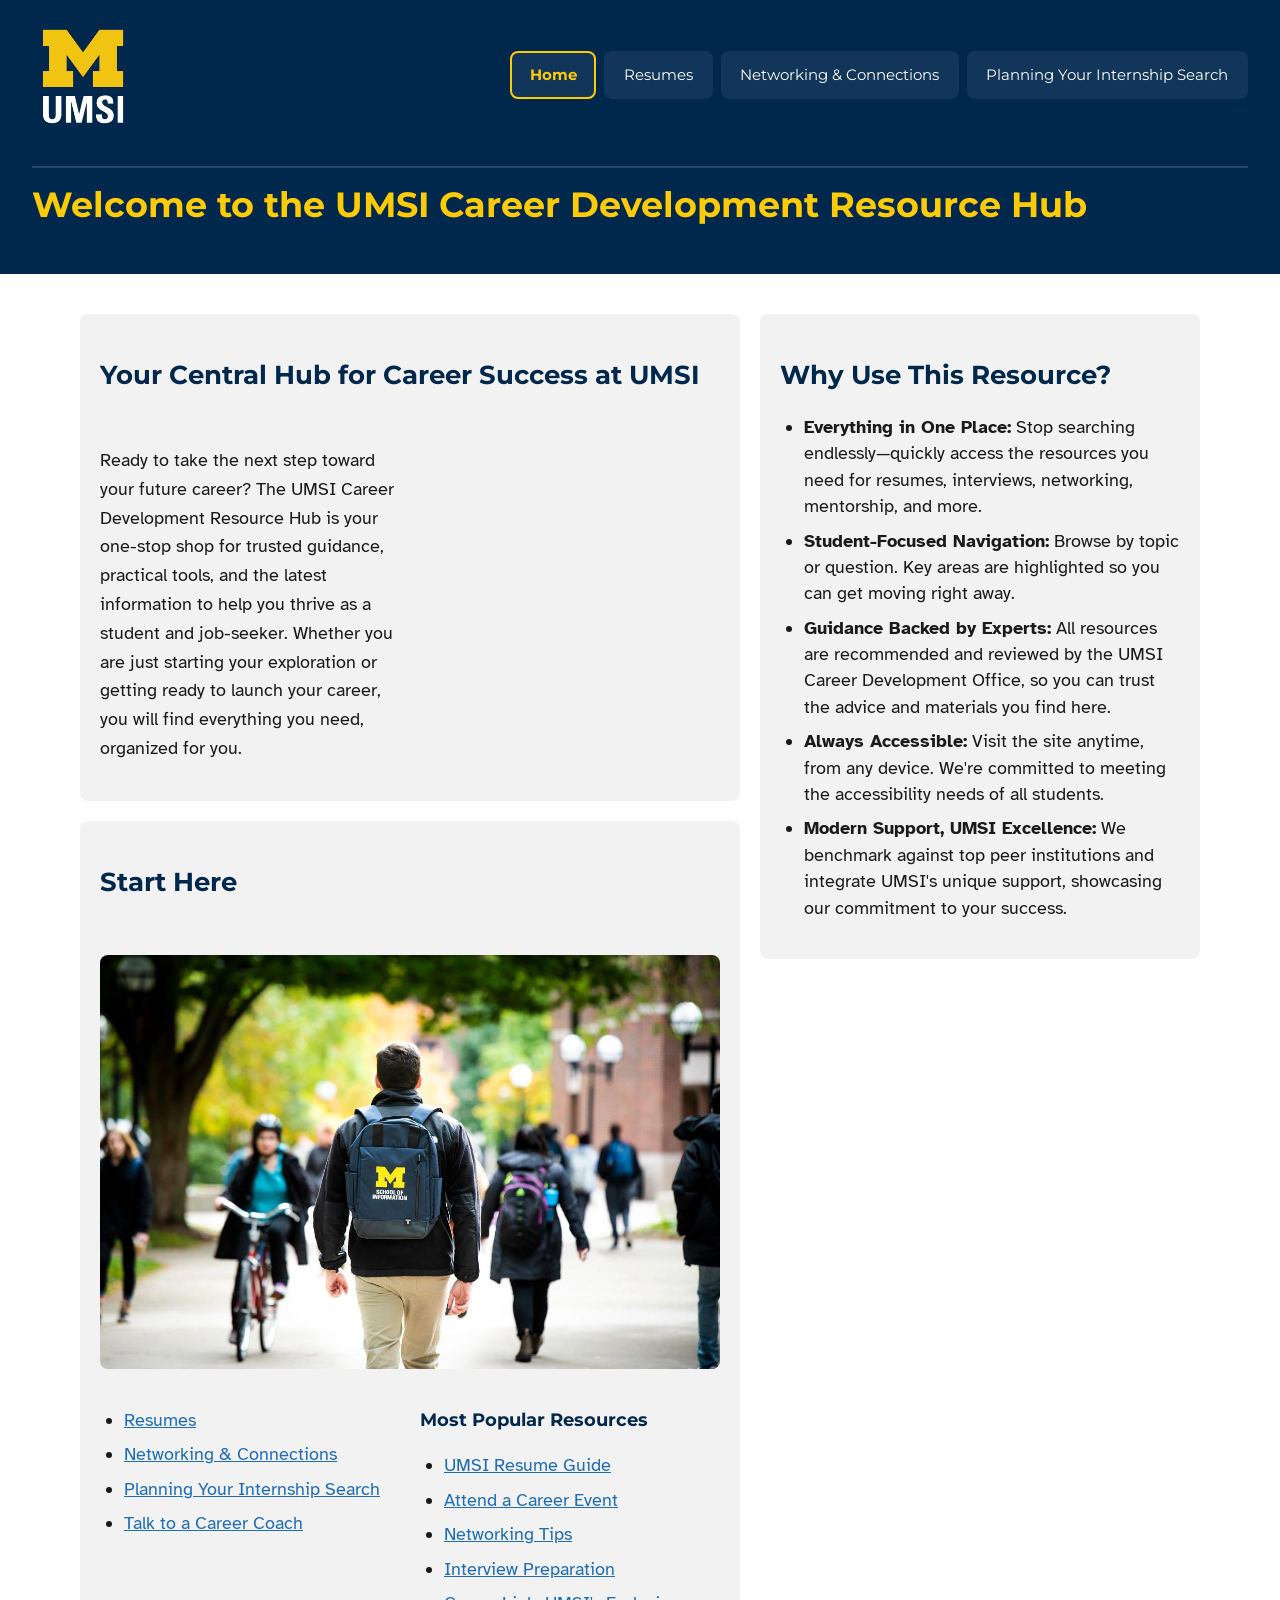
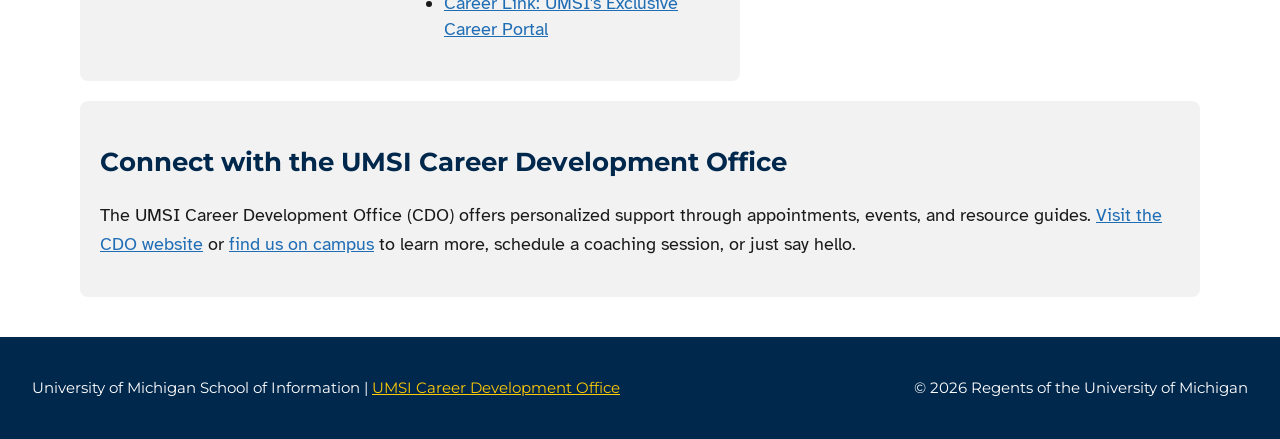
<file: index.html>
<!DOCTYPE html>
<html lang="en">
<head>
    <meta charset="UTF-8">
    <meta name="viewport" content="width=device-width, initial-scale=1.0">
    <title>MSI Career Development Resource Hub</title>
    <link rel="preconnect" href="https://fonts.googleapis.com">
    <link rel="preconnect" href="https://fonts.gstatic.com" crossorigin>
    <link href="https://fonts.googleapis.com/css2?family=Atkinson+Hyperlegible:ital,wght@0,400;0,700;1,400;1,700&family=Montserrat:wght@400;700&display=swap" rel="stylesheet">
    <link rel="stylesheet" href="css/html5reset.css">
    <link rel="stylesheet" href="css/styles.css">
</head>
<body>

    <header class="site-header">
        <a href="#maincontent" class="skip">Skip to Main Content</a>
        <img src="images/UMSI_signature_vertical_informal_solidblue.jpg" alt="UMSI Logo">
        <nav>
            <ul class="nav">
                <li><a href="index.html" aria-current="page">Home</a></li>
                <li><a href="resume.html">Resumes</a></li>
                <li><a href="networking.html">Networking &amp; Connections</a></li>
                <li><a href="planning.html">Planning Your Internship Search</a></li>
            </ul>
        </nav>
        <h1>Welcome to the UMSI Career Development Resource Hub</h1>
    </header>

    <main class="container" id="maincontent">

        <section class="section-overview">
            <h2>Your Central Hub for Career Success at UMSI</h2>
            <p>
                Ready to take the next step toward your future career? The UMSI Career Development
                Resource Hub is your one-stop shop for trusted guidance, practical tools, and the
                latest information to help you thrive as a student and job-seeker. Whether you are
                just starting your exploration or getting ready to launch your career, you will find
                everything you need, organized for you.
            </p>
            <iframe width="560" height="315" src="https://www.youtube.com/embed/GSjGeDYJ5Nk?si=qhxJPRTIT___x8hG" title="YouTube video player" frameborder="0" allow="accelerometer; autoplay; clipboard-write; encrypted-media; gyroscope; picture-in-picture; web-share" referrerpolicy="strict-origin-when-cross-origin" allowfullscreen></iframe>
        </section>

        <section class="section-why">
            <h2>Why Use This Resource?</h2>
            <ul>
                <li><strong>Everything in One Place:</strong> Stop searching endlessly—quickly access the resources you need for resumes, interviews, networking, mentorship, and more.</li>
                <li><strong>Student-Focused Navigation:</strong> Browse by topic or question. Key areas are highlighted so you can get moving right away.</li>
                <li><strong>Guidance Backed by Experts:</strong> All resources are recommended and reviewed by the UMSI Career Development Office, so you can trust the advice and materials you find here.</li>
                <li><strong>Always Accessible:</strong> Visit the site anytime, from any device. We're committed to meeting the accessibility needs of all students.</li>
                <li><strong>Modern Support, UMSI Excellence:</strong> We benchmark against top peer institutions and integrate UMSI's unique support, showcasing our commitment to your success.</li>
            </ul>
        </section>

        <section class="section-start">
            <h2>Start Here</h2>
            <div class="start-image">
                <img src="images/UMSI_CampusFall_UMSIBackpack_02.jpg" alt="A student wears a UMSI backpack in fall on the drag.">
            </div>
            <div class="start-links">
                <ul>
                    <li><a href="resume.html">Resumes</a></li>
                    <li><a href="networking.html">Networking &amp; Connections</a></li>
                    <li><a href="planning.html">Planning Your Internship Search</a></li>
                    <li><a href="https://umich.instructure.com/courses/137916/pages/talk-to-a-career-coach">Talk to a Career Coach</a></li>
                </ul>
            </div>
            <div class="start-popular">
                <h3>Most Popular Resources</h3>
                <ul>
                    <li><a href="https://docs.google.com/document/d/1_1GfDJyVGIgE82MZjVhuWT_aB_2Hcj1NN62FUCXoR_o/edit?tab=t.0" target="_blank">UMSI Resume Guide</a></li>
                    <li><a href="https://umich.instructure.com/courses/137916/pages/attend-an-event" target="_blank">Attend a Career Event</a></li>
                    <li><a href="https://docs.google.com/document/d/18HMt79BU8ovGf9z7_P7No5tuwUS6qHNW5u0sgrepLtE/edit?tab=t.0" target="_blank">Networking Tips</a></li>
                    <li><a href="https://docs.google.com/presentation/d/15n-XqsFEntdbkZz89K-ohf7Or1NnCt5CQNDG-6fh2a0/edit?usp=sharing" target="_blank">Interview Preparation</a></li>
                    <li><a href="https://si-umich.12twenty.com/Login" target="_blank">Career Link: UMSI's Exclusive Career Portal</a></li>
                </ul>
            </div>
        </section>

        <section class="section-connect">
            <h2>Connect with the UMSI Career Development Office</h2>
            <p>
                The UMSI Career Development Office (CDO) offers personalized support through
                appointments, events, and resource guides. <a href="https://umich.instructure.com/courses/137916" target="_blank">Visit the CDO website</a> or <a href="https://www.si.umich.edu/about-umsi/getting-umsi" target="_blank">find us on campus</a>
                to learn more, schedule a coaching session, or just say hello.
            </p>
        </section>

        <!-- Content taken & modified from UMGPT with the prompt, "Write me a webpage of intro content to help meet the following requirements - this is for the home page": and then pasted in the client objectives & project requirements"
        UMGPT. (2025). UMGPT ( GPT-4.1 August 25th version) [Large language model]. -->

    </main>

    <footer>
        <p>University of Michigan School of Information | <a href="https://umich.instructure.com/courses/137916">UMSI Career Development Office</a></p>
        <p>&copy; <span id="footer-year"></span> Regents of the University of Michigan</p>
    </footer>

    <script src="js/main.js"></script>
</body>
</html>
</file>
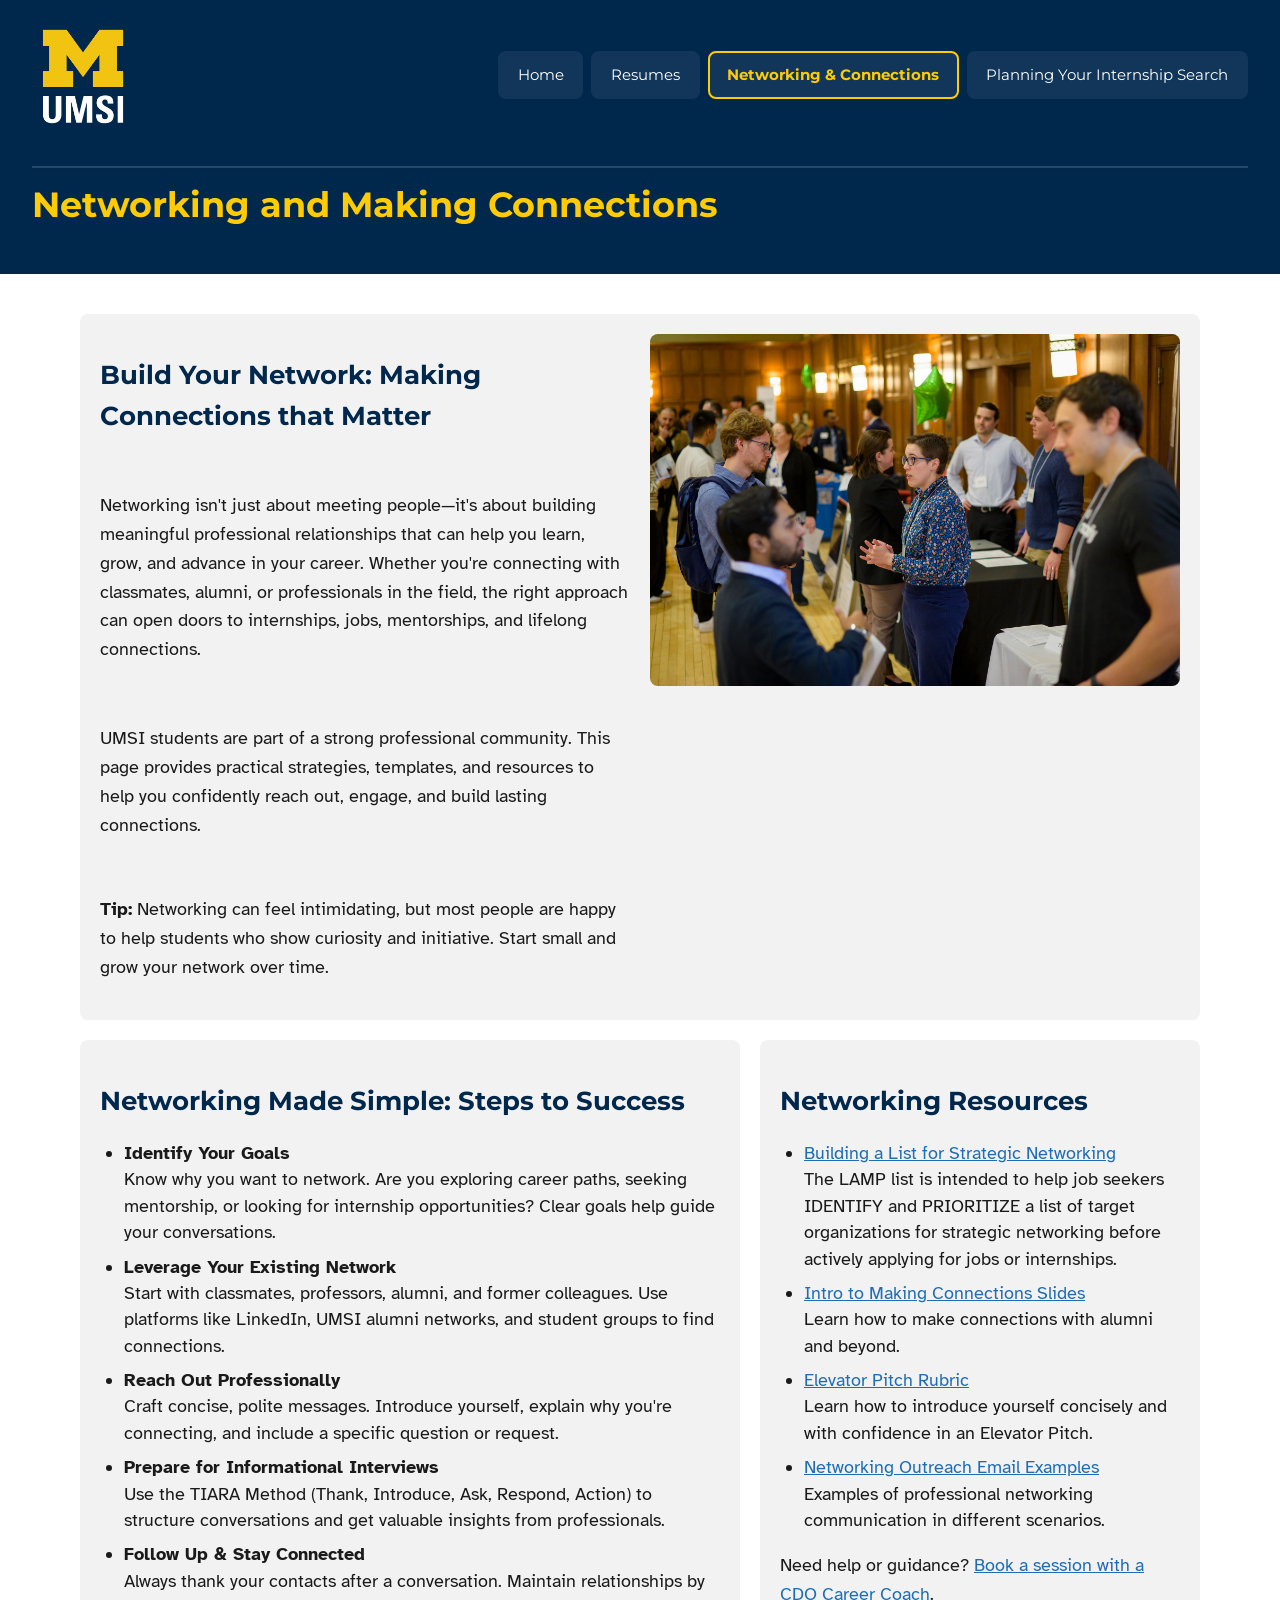
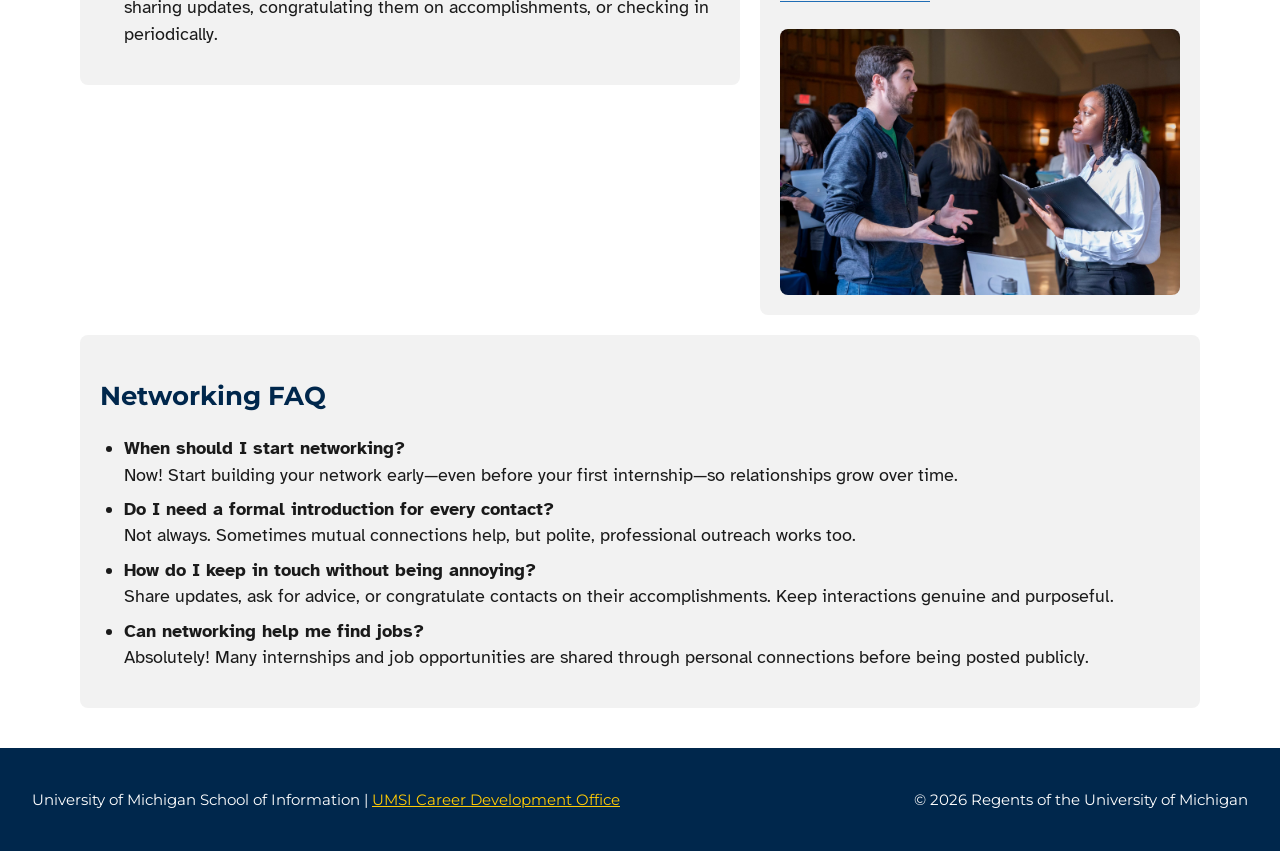
<file: networking.html>
<!DOCTYPE html>
<html lang="en">
<head>
    <meta charset="UTF-8">
    <meta name="viewport" content="width=device-width, initial-scale=1.0">
    <title>Networking & Connections</title>
    <link rel="preconnect" href="https://fonts.googleapis.com">
    <link rel="preconnect" href="https://fonts.gstatic.com" crossorigin>
    <link href="https://fonts.googleapis.com/css2?family=Atkinson+Hyperlegible:ital,wght@0,400;0,700;1,400;1,700&family=Montserrat:wght@400;700&display=swap" rel="stylesheet">
    <link rel="stylesheet" href="css/html5reset.css">
    <link rel="stylesheet" href="css/styles.css">
</head>
<body>

    <header class="site-header">
        <a href="#maincontent" class="skip">Skip to Main Content</a>
        <img src="images/UMSI_signature_vertical_informal_solidblue.jpg" alt="UMSI Logo">
        <nav>
            <ul class="nav">
                <li><a href="index.html">Home</a></li>
                <li><a href="resume.html">Resumes</a></li>
                <li><a href="networking.html" aria-current="page">Networking &amp; Connections</a></li>
                <li><a href="planning.html">Planning Your Internship Search</a></li>
            </ul>
        </nav>
        <h1>Networking and Making Connections</h1>
    </header>

    <main class="container" id="maincontent">

        <section class="section-intro">
            <h2>Build Your Network: Making Connections that Matter</h2>
            <p>
                Networking isn't just about meeting people—it's about building meaningful professional relationships that can help you learn, grow, and advance in your career. Whether you're connecting with classmates, alumni, or professionals in the field, the right approach can open doors to internships, jobs, mentorships, and lifelong connections.
            </p>
            <p>
                UMSI students are part of a strong professional community. This page provides practical strategies, templates, and resources to help you confidently reach out, engage, and build lasting connections.
            </p>
            <p>
                <strong>Tip:</strong> Networking can feel intimidating, but most people are happy to help students who show curiosity and initiative. Start small and grow your network over time.
            </p>
            <img src="images/UMSI_CareerFair_02062025_05.jpg" alt="Students and employers network at a career fair.">
        </section>

        <section class="section-steps">
            <h2>Networking Made Simple: Steps to Success</h2>
            <ul>
                <li>
                    <strong>Identify Your Goals</strong><br>
                    Know why you want to network. Are you exploring career paths, seeking mentorship, or looking for internship opportunities? Clear goals help guide your conversations.
                </li>
                <li>
                    <strong>Leverage Your Existing Network</strong><br>
                    Start with classmates, professors, alumni, and former colleagues. Use platforms like LinkedIn, UMSI alumni networks, and student groups to find connections.
                </li>
                <li>
                    <strong>Reach Out Professionally</strong><br>
                    Craft concise, polite messages. Introduce yourself, explain why you're connecting, and include a specific question or request.
                </li>
                <li>
                    <strong>Prepare for Informational Interviews</strong><br>
                    Use the TIARA Method (Thank, Introduce, Ask, Respond, Action) to structure conversations and get valuable insights from professionals.
                </li>
                <li>
                    <strong>Follow Up &amp; Stay Connected</strong><br>
                    Always thank your contacts after a conversation. Maintain relationships by sharing updates, congratulating them on accomplishments, or checking in periodically.
                </li>
            </ul>
        </section>

        <section class="section-resources">
            <h2>Networking Resources</h2>
            <ul>
                <li>
                    <a href="https://docs.google.com/document/d/18HMt79BU8ovGf9z7_P7No5tuwUS6qHNW5u0sgrepLtE/edit?usp=sharing" target="_blank">Building a List for Strategic Networking</a><br>
                    The LAMP list is intended to help job seekers IDENTIFY and PRIORITIZE a list of target organizations for strategic networking before actively applying for jobs or internships.
                </li>
                <li>
                    <a href="https://docs.google.com/presentation/d/1R6azi49e7vd3ubRtdm33qG6Aq3bLBDBue7blM6pv49I/edit?usp=sharing" target="_blank">Intro to Making Connections Slides</a><br>
                    Learn how to make connections with alumni and beyond.
                </li>
                <li>
                    <a href="https://docs.google.com/document/d/1633aBaWXIZW_ImTP-jKKN0QNXK9-RpXXmVznRgA4ZHQ/edit?usp=sharing" target="_blank">Elevator Pitch Rubric</a><br>
                    Learn how to introduce yourself concisely and with confidence in an Elevator Pitch.
                </li>
                <li>
                    <a href="https://docs.google.com/document/d/1cwq2KtdKQbO-tICHKUyKRA3QY4_3VJ8NLC2kwPBY4dI/edit?usp=sharing" target="_blank">Networking Outreach Email Examples</a><br>
                    Examples of professional networking communication in different scenarios.
                </li>
            </ul>
            <p>Need help or guidance? <a href="https://umich.instructure.com/courses/137916/pages/talk-to-a-career-coach" target="_blank">Book a session with a CDO Career Coach</a>.</p>
            <img src="images/umsi_careerfair.1.26.2325.jpg" alt="A student and employer network at a career fair">
        </section>

        <section class="section-faq">
            <h2>Networking FAQ</h2>
            <ul>
                <li>
                    <strong>When should I start networking?</strong><br>
                    Now! Start building your network early—even before your first internship—so relationships grow over time.
                </li>
                <li>
                    <strong>Do I need a formal introduction for every contact?</strong><br>
                    Not always. Sometimes mutual connections help, but polite, professional outreach works too.
                </li>
                <li>
                    <strong>How do I keep in touch without being annoying?</strong><br>
                    Share updates, ask for advice, or congratulate contacts on their accomplishments. Keep interactions genuine and purposeful.
                </li>
                <li>
                    <strong>Can networking help me find jobs?</strong><br>
                    Absolutely! Many internships and job opportunities are shared through personal connections before being posted publicly.
                </li>
            </ul>
        </section>

    </main>

    <!-- Content taken & modified from ChatGPT with the prompt, "Write me a webpage of content to help meet the following requirements - this is for the networking page": and then pasted in the client objectives & project requirements"
        OpenAI. (2026). ChatGPT (GPT-5 Mini) [Large language model]. -->

    <footer>
        <p>University of Michigan School of Information | <a href="https://umich.instructure.com/courses/137916">UMSI Career Development Office</a></p>
        <p>&copy; <span id="footer-year"></span> Regents of the University of Michigan</p>
    </footer>

    <script src="js/main.js"></script>
</body>
</html>
</file>
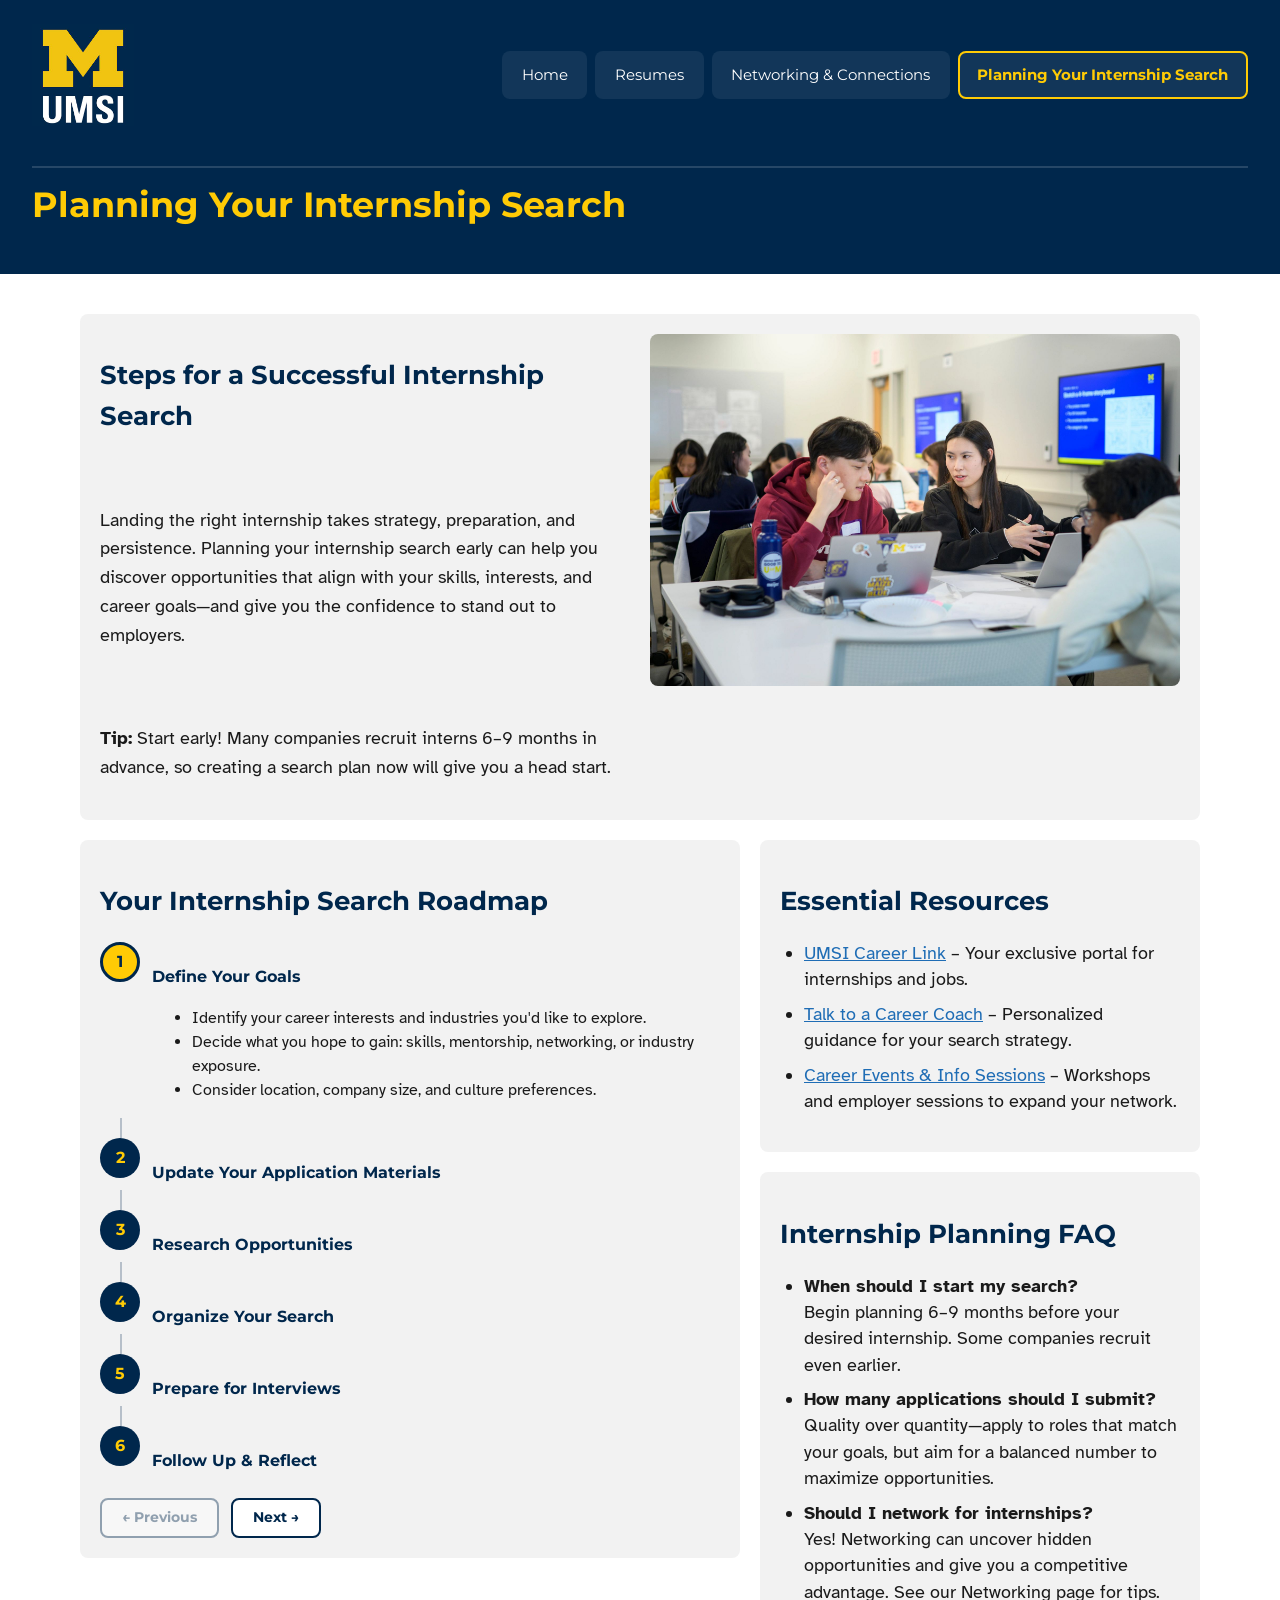
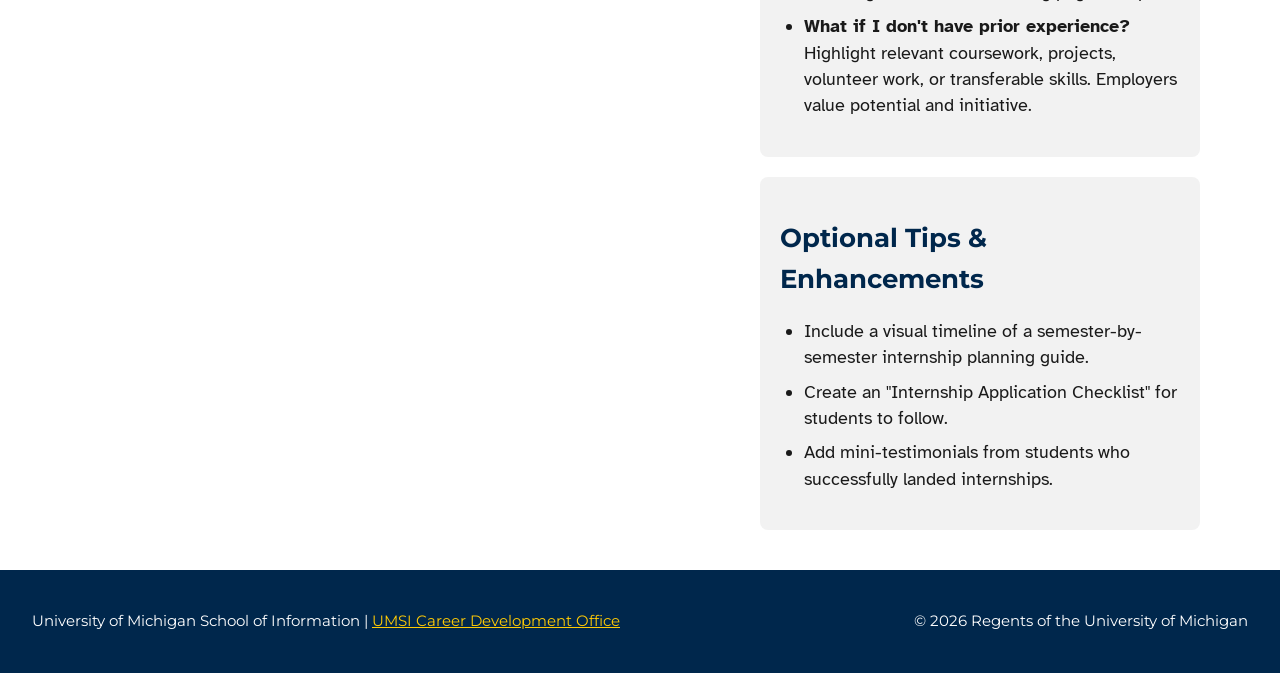
<file: planning.html>
<!DOCTYPE html>
<html lang="en">
<head>
    <meta charset="UTF-8">
    <meta name="viewport" content="width=device-width, initial-scale=1.0">
    <title>Internship Search Planning</title>
    <link rel="preconnect" href="https://fonts.googleapis.com">
    <link rel="preconnect" href="https://fonts.gstatic.com" crossorigin>
    <link href="https://fonts.googleapis.com/css2?family=Atkinson+Hyperlegible:ital,wght@0,400;0,700;1,400;1,700&family=Montserrat:wght@400;700&display=swap" rel="stylesheet">
    <link rel="stylesheet" href="css/html5reset.css">
    <link rel="stylesheet" href="css/styles.css">
</head>
<body>

    <header class="site-header">
        <a href="#maincontent" class="skip">Skip to Main Content</a>
        <img src="images/UMSI_signature_vertical_informal_solidblue.jpg" alt="UMSI Logo">
        <nav>
            <ul class="nav">
                <li><a href="index.html">Home</a></li>
                <li><a href="resume.html">Resumes</a></li>
                <li><a href="networking.html">Networking &amp; Connections</a></li>
                <li><a href="planning.html" aria-current="page">Planning Your Internship Search</a></li>
            </ul>
        </nav>
        <h1>Planning Your Internship Search</h1>
    </header>

    <main class="container" id="maincontent">

        <section class="plan-intro">
            <h2>Steps for a Successful Internship Search</h2>
            <p>
                Landing the right internship takes strategy, preparation, and persistence. Planning your internship search early can help you discover opportunities that align with your skills, interests, and career goals—and give you the confidence to stand out to employers.
            </p>
            <p>
                <strong>Tip:</strong> Start early! Many companies recruit interns 6–9 months in advance, so creating a search plan now will give you a head start.
            </p>
            <img src="images/UMSI_DesignJam_MixelStudio_11052025_05.jpg" alt="Students and employers network at a career fair.">
        </section>

        <!-- Individual step sections (shown on mobile, hidden on desktop in favor of stepper) -->
        <section class="plan-goals">
            <h2>Step 1: Define Your Goals</h2>
            <ul>
                <li>Identify your career interests and industries you'd like to explore.</li>
                <li>Decide what you hope to gain from an internship: skills, mentorship, networking, or industry exposure.</li>
                <li>Consider location, company size, and company culture preferences.</li>
            </ul>
        </section>

        <section class="plan-materials">
            <h2>Step 2: Update Your Application Materials</h2>
            <ul>
                <li><strong>Resume:</strong> Highlight relevant experience and skills. See our <a href="resume.html">Resume page</a>.</li>
                <li><strong>Cover Letter:</strong> Tailor for each application; explain your interest and value.</li>
                <li><strong>Portfolio/Project Samples:</strong> Include links or attachments to showcase your work.</li>
            </ul>
        </section>

        <section class="plan-research">
            <h2>Step 3: Research Opportunities</h2>
            <ul>
                <li>Use <a href="https://si-umich.12twenty.com/Login" target="_blank">UMSI Career Link</a>, LinkedIn, Handshake, and company websites to find openings.</li>
                <li>Attend <a href="https://careercenter.umich.edu/content/career-center-fairs#Fall2022Events">career fairs</a>, employer info sessions, and networking events.</li>
                <li>Reach out to alumni, faculty, and professionals for advice and leads.</li>
            </ul>
        </section>

        <section class="plan-organize">
            <h2>Step 4: Organize Your Search</h2>
            <ul>
                <li>Track applications, deadlines, and follow-ups using a spreadsheet or project management tool.</li>
                <li>Set aside weekly time blocks to research, apply, and prepare for interviews.</li>
            </ul>
        </section>

        <section class="plan-interviews">
            <h2>Step 5: Prepare for Interviews</h2>
            <ul>
                <li>Review common interview questions for your field.</li>
                <li>Practice behavioral interviews using the STAR method (Situation, Task, Action, Result).</li>
                <li>Research the company's culture, mission, and values to demonstrate fit.</li>
            </ul>
        </section>

        <section class="plan-followup">
            <h2>Step 6: Follow Up &amp; Reflect</h2>
            <ul>
                <li>Send thank-you notes after interviews or informational meetings.</li>
                <li>Keep track of lessons learned from each application to improve your next one.</li>
                <li>Persistence and reflection are key—don't get discouraged.</li>
            </ul>
            <img src="images/UMSI_CareerFair2020_10.jpg" alt="Students networking at a career fair">
        </section>

        <!-- Interactive stepper: shown on desktop (replaces individual step sections) -->
        <div class="plan-stepper-wrap" aria-label="Internship Search Steps">
            <h2>Your Internship Search Roadmap</h2>
            <div class="stepper" id="stepper" role="list">

                <div class="step-item active" data-step="0" role="listitem">
                    <div class="step-number" aria-hidden="true">1</div>
                    <div class="step-body">
                        <h3>Define Your Goals</h3>
                        <div class="step-content">
                            <ul>
                                <li>Identify your career interests and industries you'd like to explore.</li>
                                <li>Decide what you hope to gain: skills, mentorship, networking, or industry exposure.</li>
                                <li>Consider location, company size, and culture preferences.</li>
                            </ul>
                        </div>
                    </div>
                </div>
                <div class="step-connector" aria-hidden="true"></div>

                <div class="step-item" data-step="1" role="listitem">
                    <div class="step-number" aria-hidden="true">2</div>
                    <div class="step-body">
                        <h3>Update Your Application Materials</h3>
                        <div class="step-content">
                            <ul>
                                <li><strong>Resume:</strong> Highlight relevant experience. See our <a href="resume.html">Resume page</a>.</li>
                                <li><strong>Cover Letter:</strong> Tailor for each application; explain your interest and value.</li>
                                <li><strong>Portfolio:</strong> Include links or attachments to showcase your work.</li>
                            </ul>
                        </div>
                    </div>
                </div>
                <div class="step-connector" aria-hidden="true"></div>

                <div class="step-item" data-step="2" role="listitem">
                    <div class="step-number" aria-hidden="true">3</div>
                    <div class="step-body">
                        <h3>Research Opportunities</h3>
                        <div class="step-content">
                            <ul>
                                <li>Use <a href="https://si-umich.12twenty.com/Login" target="_blank">UMSI Career Link</a>, LinkedIn, and Handshake to find openings.</li>
                                <li>Attend <a href="https://careercenter.umich.edu/content/career-center-fairs#Fall2022Events">career fairs</a> and employer info sessions.</li>
                                <li>Reach out to alumni and faculty for advice and leads.</li>
                            </ul>
                        </div>
                    </div>
                </div>
                <div class="step-connector" aria-hidden="true"></div>

                <div class="step-item" data-step="3" role="listitem">
                    <div class="step-number" aria-hidden="true">4</div>
                    <div class="step-body">
                        <h3>Organize Your Search</h3>
                        <div class="step-content">
                            <ul>
                                <li>Track applications, deadlines, and follow-ups using a spreadsheet or project management tool.</li>
                                <li>Set aside weekly time blocks to research, apply, and prepare for interviews.</li>
                            </ul>
                        </div>
                    </div>
                </div>
                <div class="step-connector" aria-hidden="true"></div>

                <div class="step-item" data-step="4" role="listitem">
                    <div class="step-number" aria-hidden="true">5</div>
                    <div class="step-body">
                        <h3>Prepare for Interviews</h3>
                        <div class="step-content">
                            <ul>
                                <li>Review common interview questions for your field.</li>
                                <li>Practice behavioral interviews using the STAR method (Situation, Task, Action, Result).</li>
                                <li>Research the company's culture, mission, and values to demonstrate fit.</li>
                            </ul>
                        </div>
                    </div>
                </div>
                <div class="step-connector" aria-hidden="true"></div>

                <div class="step-item" data-step="5" role="listitem">
                    <div class="step-number" aria-hidden="true">6</div>
                    <div class="step-body">
                        <h3>Follow Up &amp; Reflect</h3>
                        <div class="step-content">
                            <ul>
                                <li>Send thank-you notes after interviews or informational meetings.</li>
                                <li>Keep track of lessons learned from each application to improve your next one.</li>
                                <li>Persistence and reflection are key—don't get discouraged.</li>
                            </ul>
                        </div>
                    </div>
                </div>

            </div>

            <div class="stepper-nav">
                <button id="btn-prev" disabled aria-label="Previous step">&#8592; Previous</button>
                <button id="btn-next" aria-label="Next step">Next &#8594;</button>
            </div>
        </div>

        <section class="plan-resources">
            <h2>Essential Resources</h2>
            <ul>
                <li><a href="https://si-umich.12twenty.com/Login" target="_blank">UMSI Career Link</a> – Your exclusive portal for internships and jobs.</li>
                <li><a href="https://umich.instructure.com/courses/137916/pages/talk-to-a-career-coach" target="_blank">Talk to a Career Coach</a> – Personalized guidance for your search strategy.</li>
                <li><a href="https://careercenter.umich.edu/content/career-center-fairs#Fall2022Events">Career Events &amp; Info Sessions</a> – Workshops and employer sessions to expand your network.</li>
            </ul>
        </section>

        <section class="plan-faq">
            <h2>Internship Planning FAQ</h2>
            <ul>
                <li>
                    <strong>When should I start my search?</strong><br>
                    Begin planning 6–9 months before your desired internship. Some companies recruit even earlier.
                </li>
                <li>
                    <strong>How many applications should I submit?</strong><br>
                    Quality over quantity—apply to roles that match your goals, but aim for a balanced number to maximize opportunities.
                </li>
                <li>
                    <strong>Should I network for internships?</strong><br>
                    Yes! Networking can uncover hidden opportunities and give you a competitive advantage. See our Networking page for tips.
                </li>
                <li>
                    <strong>What if I don't have prior experience?</strong><br>
                    Highlight relevant coursework, projects, volunteer work, or transferable skills. Employers value potential and initiative.
                </li>
            </ul>
        </section>

        <section class="plan-tips">
            <h2>Optional Tips &amp; Enhancements</h2>
            <ul>
                <li>Include a visual timeline of a semester-by-semester internship planning guide.</li>
                <li>Create an "Internship Application Checklist" for students to follow.</li>
                <li>Add mini-testimonials from students who successfully landed internships.</li>
            </ul>
        </section>

    </main>

    <!-- Content taken & modified from ChatGPT with the prompt, "Write me a webpage of content to help meet the following requirements - this is for the planning your internship page": and then pasted in the client objectives & project requirements"
        OpenAI. (2026). ChatGPT (GPT-5 Mini) [Large language model]. -->

    <footer>
        <p>University of Michigan School of Information | <a href="https://umich.instructure.com/courses/137916">UMSI Career Development Office</a></p>
        <p>&copy; <span id="footer-year"></span> Regents of the University of Michigan</p>
    </footer>

    <script src="js/main.js"></script>
    <script src="js/stepper.js"></script>
</body>
</html>
</file>
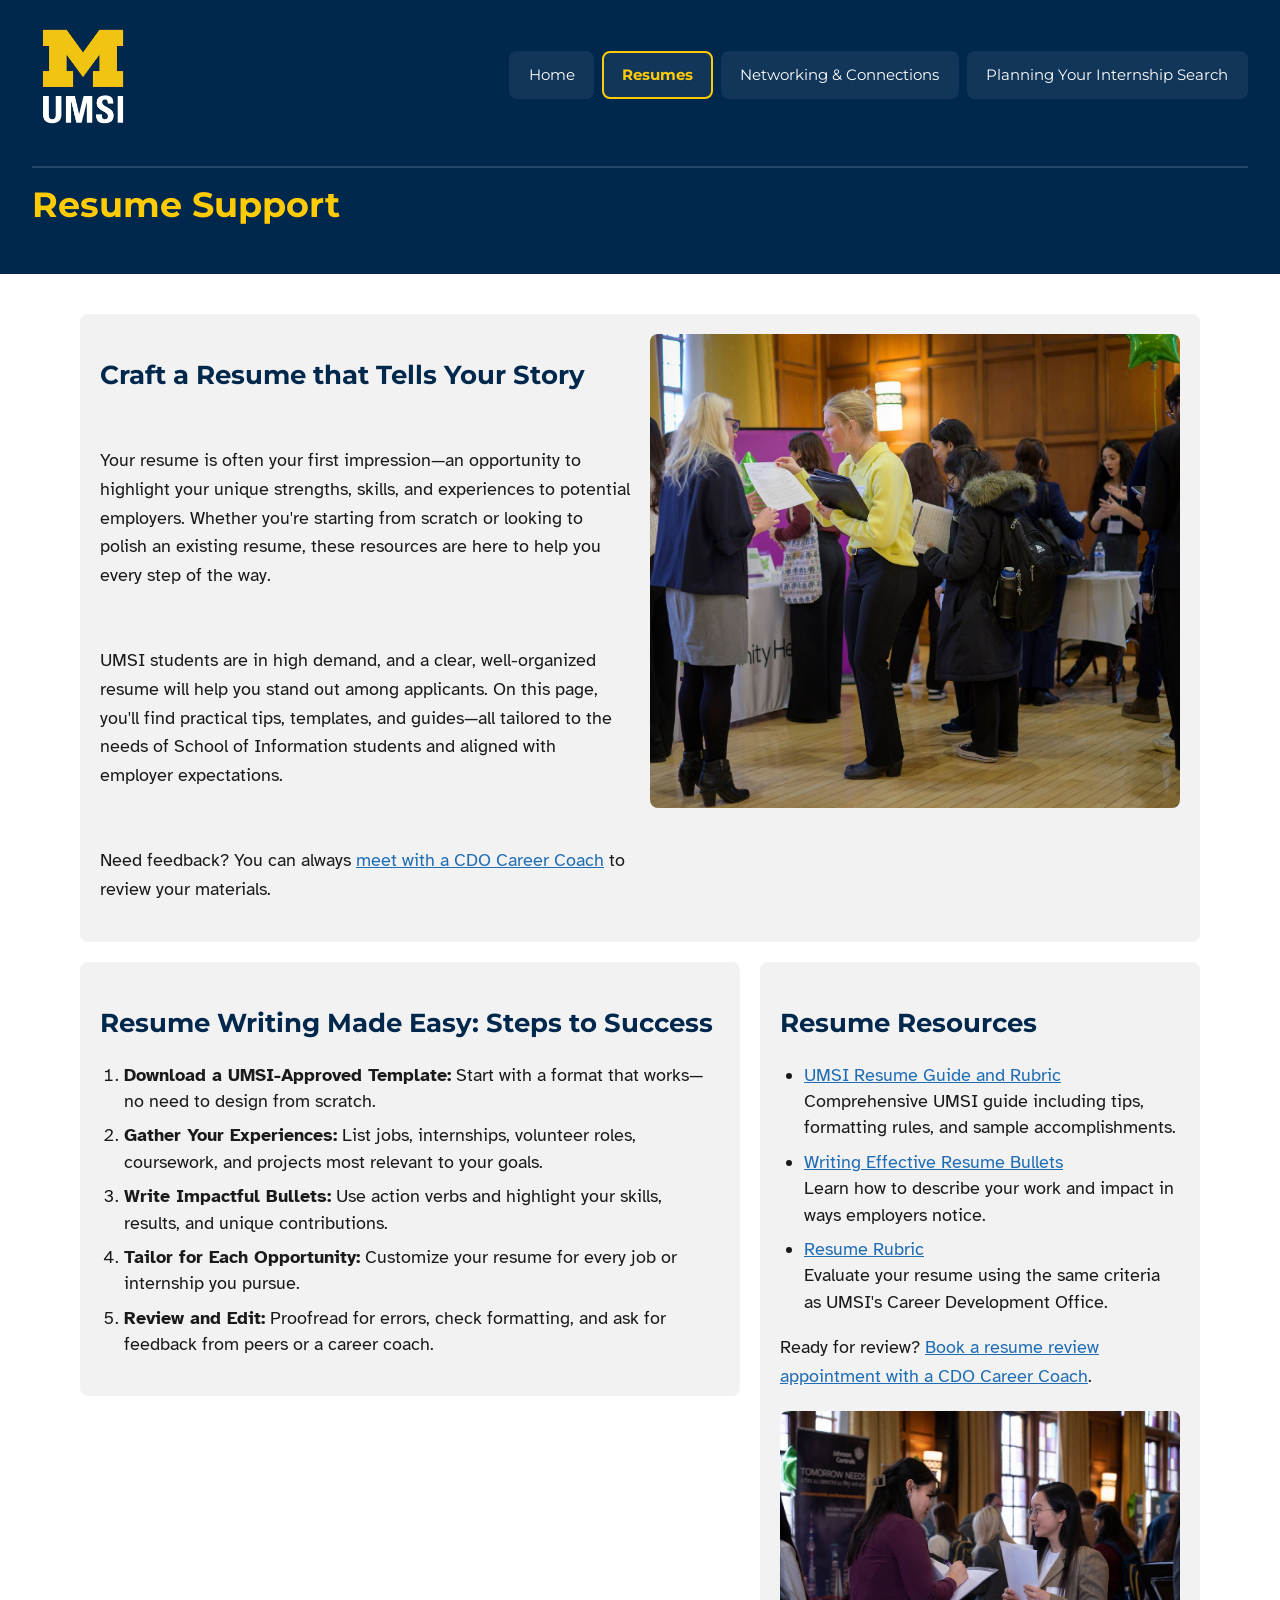
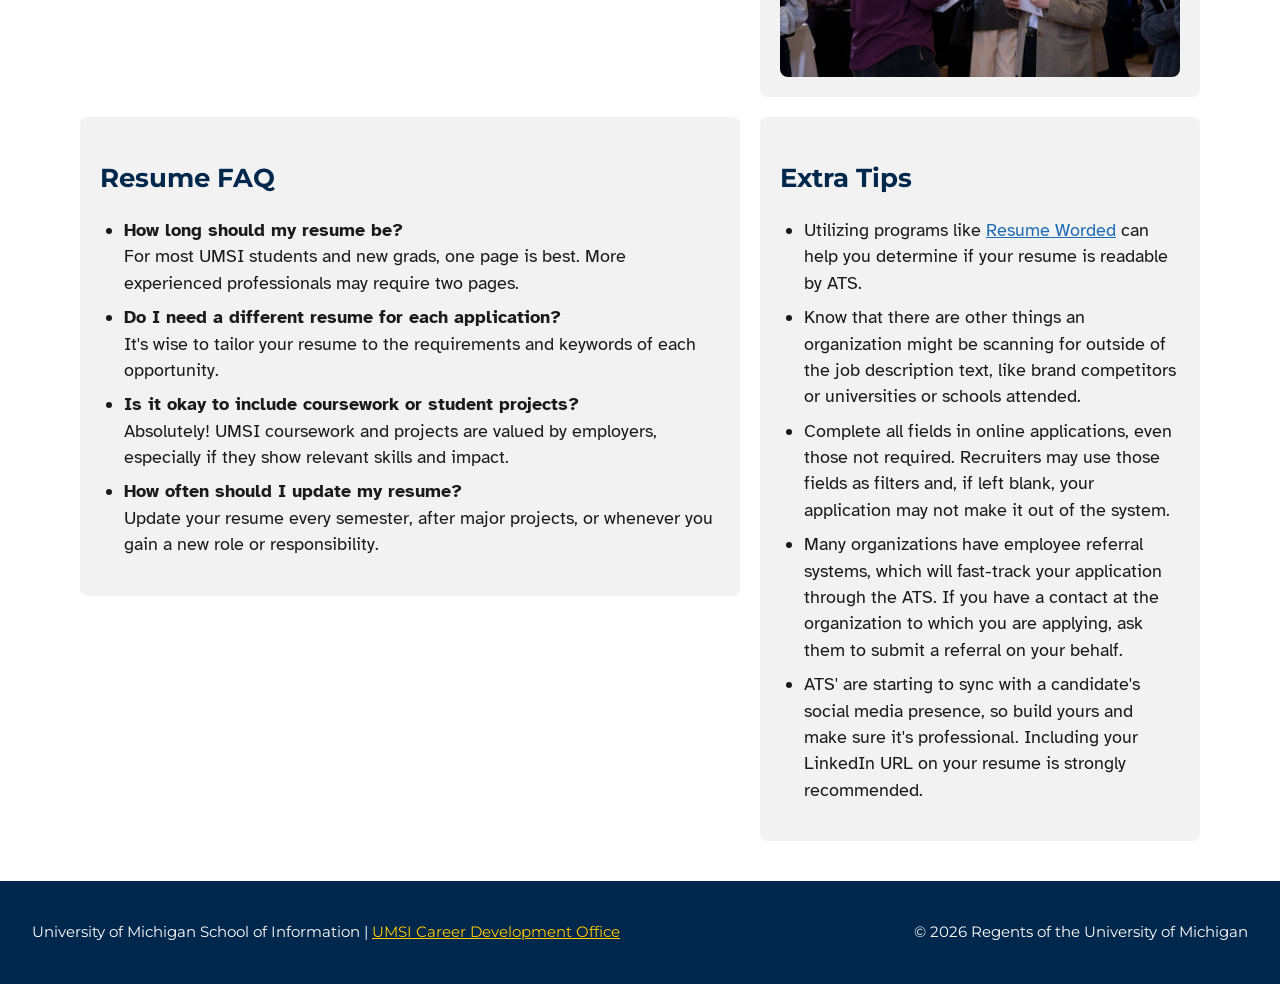
<file: resume.html>
<!DOCTYPE html>
<html lang="en">
<head>
    <meta charset="UTF-8">
    <meta name="viewport" content="width=device-width, initial-scale=1.0">
    <title>Resumes</title>
    <link rel="preconnect" href="https://fonts.googleapis.com">
    <link rel="preconnect" href="https://fonts.gstatic.com" crossorigin>
    <link href="https://fonts.googleapis.com/css2?family=Atkinson+Hyperlegible:ital,wght@0,400;0,700;1,400;1,700&family=Montserrat:wght@400;700&display=swap" rel="stylesheet">
    <link rel="stylesheet" href="css/html5reset.css">
    <link rel="stylesheet" href="css/styles.css">
</head>
<body>

    <header class="site-header">
        <a href="#maincontent" class="skip">Skip to Main Content</a>
        <img src="images/UMSI_signature_vertical_informal_solidblue.jpg" alt="UMSI Logo">
        <nav>
            <ul class="nav">
                <li><a href="index.html">Home</a></li>
                <li><a href="resume.html" aria-current="page">Resumes</a></li>
                <li><a href="networking.html">Networking &amp; Connections</a></li>
                <li><a href="planning.html">Planning Your Internship Search</a></li>
            </ul>
        </nav>
        <h1>Resume Support</h1>
    </header>

    <main class="container" id="maincontent">

        <section class="resume-intro">
            <h2>Craft a Resume that Tells Your Story</h2>
            <p>
                Your resume is often your first impression—an opportunity to highlight your unique strengths, skills, and experiences to potential employers. Whether you're starting from scratch or looking to polish an existing resume, these resources are here to help you every step of the way.
            </p>
            <p>
                UMSI students are in high demand, and a clear, well-organized resume will help you stand out among applicants. On this page, you'll find practical tips, templates, and guides—all tailored to the needs of School of Information students and aligned with employer expectations.
            </p>
            <p>
                Need feedback? You can always <a href="https://umich.instructure.com/courses/137916/pages/talk-to-a-career-coach" target="_blank">meet with a CDO Career Coach</a> to review your materials.
            </p>
            <img src="images/UMSI_CareerFair_02062025_08.jpg" alt="A student in a yellow shirt reviews her resume at a career fair">
        </section>

        <section class="resume-steps">
            <h2>Resume Writing Made Easy: Steps to Success</h2>
            <ol>
                <li><strong>Download a UMSI-Approved Template:</strong> Start with a format that works—no need to design from scratch.</li>
                <li><strong>Gather Your Experiences:</strong> List jobs, internships, volunteer roles, coursework, and projects most relevant to your goals.</li>
                <li><strong>Write Impactful Bullets:</strong> Use action verbs and highlight your skills, results, and unique contributions.</li>
                <li><strong>Tailor for Each Opportunity:</strong> Customize your resume for every job or internship you pursue.</li>
                <li><strong>Review and Edit:</strong> Proofread for errors, check formatting, and ask for feedback from peers or a career coach.</li>
            </ol>
        </section>

        <section class="resume-resources">
            <h2>Resume Resources</h2>
            <ul>
                <li>
                    <a href="https://docs.google.com/document/d/1_1GfDJyVGIgE82MZjVhuWT_aB_2Hcj1NN62FUCXoR_o/edit?tab=t.0" target="_blank">UMSI Resume Guide and Rubric</a><br>
                    Comprehensive UMSI guide including tips, formatting rules, and sample accomplishments.
                </li>
                <li>
                    <a href="https://docs.google.com/document/d/1-EVZYH_Fic4mfLVGOXyHTSeRwBWmmi2WHSgGDLGGPEs/edit?tab=t.0" target="_blank">Writing Effective Resume Bullets</a><br>
                    Learn how to describe your work and impact in ways employers notice.
                </li>
                <li>
                    <a href="https://docs.google.com/document/d/1vJMfgw9nwpHN9Sy0L0RP0aNBbaDSsiLPc2vy-doac6s/edit?tab=t.0" target="_blank">Resume Rubric</a><br>
                    Evaluate your resume using the same criteria as UMSI's Career Development Office.
                </li>
            </ul>
            <p>Ready for review? <a href="https://umich.instructure.com/courses/137916/pages/talk-to-a-career-coach" target="_blank">Book a resume review appointment with a CDO Career Coach</a>.</p>
            <img src="images/umsi_careerfair.1.26.2313.jpg" alt="A female student holds her resume while talking to a woman at a career fair">
        </section>

        <section class="resume-faq">
            <h2>Resume FAQ</h2>
            <ul>
                <li>
                    <strong>How long should my resume be?</strong><br>
                    For most UMSI students and new grads, one page is best. More experienced professionals may require two pages.
                </li>
                <li>
                    <strong>Do I need a different resume for each application?</strong><br>
                    It's wise to tailor your resume to the requirements and keywords of each opportunity.
                </li>
                <li>
                    <strong>Is it okay to include coursework or student projects?</strong><br>
                    Absolutely! UMSI coursework and projects are valued by employers, especially if they show relevant skills and impact.
                </li>
                <li>
                    <strong>How often should I update my resume?</strong><br>
                    Update your resume every semester, after major projects, or whenever you gain a new role or responsibility.
                </li>
            </ul>
        </section>

        <!-- Content taken & modified from UMGPT with the prompt, "for the same content write me some intro content and resources for a resume page" - this was after I had asked for content for the home page.
        UMGPT. (2025). UMGPT (GPT-4.1 August 25th version) [Large language model]. -->

        <section class="resume-tips">
            <h2>Extra Tips</h2>
            <ul>
                <li>
                    Utilizing programs like <a href="https://resumeworded.com/umich">Resume Worded</a> can help you determine if your resume is readable by ATS.
                </li>
                <li>
                    Know that there are other things an organization might be scanning for outside of the job description text, like brand competitors or universities or schools attended.
                </li>
                <li>
                    Complete all fields in online applications, even those not required. Recruiters may use those fields as filters and, if left blank, your application may not make it out of the system.
                </li>
                <li>
                    Many organizations have employee referral systems, which will fast-track your application through the ATS. If you have a contact at the organization to which you are applying, ask them to submit a referral on your behalf.
                </li>
                <li>
                    ATS' are starting to sync with a candidate's social media presence, so build yours and make sure it's professional. Including your LinkedIn URL on your resume is strongly recommended.
                </li>
            </ul>
        </section>

    </main>

    <footer>
        <p>University of Michigan School of Information | <a href="https://umich.instructure.com/courses/137916">UMSI Career Development Office</a></p>
        <p>&copy; <span id="footer-year"></span> Regents of the University of Michigan</p>
    </footer>

    <script src="js/main.js"></script>
</body>
</html>
</file>
<file: css/styles.css>
/* UM Brand colors: https://brand.umich.edu/
   CSS variables generated with assistance from Claude with the prompt "Help me make CSS variables based on
   U of M branding guidelines" with the UM brand color site pasted afterwards (claude-sonnet-4-6).
   Anthropic. (2025). Claude [Large language model]. https://claude.ai */

:root {
    --blue:       #00274C;
    --maize:      #FFCB05;
    --light-blue: #1F6DB5;
    --gray:       #F2F2F2;
    --text:       #1A1A1A;
    --white:      #FFFFFF;
    --font-body:  "Atkinson Hyperlegible", sans-serif;
    --font-ui:    'Montserrat', sans-serif;
    --gap:        1.25rem;
    --radius:     0.5rem;
    --max-width:  75rem;
}

.skip {
    position: absolute;
    top: -10rem;
    left: 1rem;
    background: var(--maize);
    color: var(--blue);
    font-family: var(--font-ui);
    font-weight: bold;
    padding: 0.75rem 1.25rem;
    border-radius: var(--radius);
    z-index: 100;
    text-decoration: none;
    transition: top 0.2s ease;
}

.skip:focus {
    top: 1rem;
}


*,
*::before,
*::after {
    box-sizing: border-box;
}

body {
    font-family: var(--font-body);
    font-size: 1.125rem;
    color: var(--text);
    background: var(--white);
    line-height: 1.6;
    display: grid;
    grid-template-rows: auto 1fr auto;
    min-height: 100vh;
}

img {
    max-width: 100%;
    display: block;
}

a {
    color: var(--light-blue);
    text-decoration: underline;
}

a:hover,
a:focus {
    color: var(--blue);
    outline: 2px solid var(--maize);
    outline-offset: 2px;
    border-radius: 2px;
}


.site-header {
    background: var(--blue);
    color: var(--white);
    padding: var(--gap);
    display: grid;
    grid-template-columns: 1fr;
    grid-template-areas:
        "logo"
        "nav"
        "heading";
    gap: var(--gap);
    justify-items: center;
    text-align: center;
}

.site-header img     { grid-area: logo; width: clamp(6rem, 25vw, 10rem); }
.site-header nav     { grid-area: nav; width: 100%; }
.site-header h1      {
    grid-area: heading;
    font-family: var(--font-ui);
    font-size: clamp(1.25rem, 5vw, 2rem);
    color: var(--maize);
    line-height: 1.2;
}


.nav {
    list-style: none;
    display: grid;
    grid-template-columns: repeat(2, 1fr);
    gap: 0.375rem;
    padding: 0;
    margin: 0;
}

.nav a {
    display: block;
    padding: 0.75rem 0.5rem;
    color: var(--white);
    text-decoration: none;
    font-family: var(--font-ui);
    font-size: 1rem;
    text-align: center;
    background: rgba(255,255,255,0.07);
    border-radius: var(--radius);
    border: 2px solid transparent;
    transition: background 0.15s, border-color 0.15s;
}

.nav a:hover,
.nav a:focus {
    background: rgba(255, 203, 5, 0.15);
    border-color: var(--maize);
    color: var(--maize);
    outline: none;
}

.nav a[aria-current="page"] {
    color: var(--maize);
    border-color: var(--maize);
    font-weight: bold;
}


.container {
    max-width: var(--max-width);
    width: 100%;
    margin: 0 auto;
    padding: var(--gap);
    display: flex;
    flex-direction: column;
    gap: var(--gap);
}


section {
    background: var(--gray);
    border-radius: var(--radius);
    padding: var(--gap);
    min-width: 0;
}

section h2 {
    font-family: var(--font-ui);
    font-size: clamp(1.2rem, 4vw, 1.6rem);
    color: var(--blue);
    margin-bottom: 0.75rem;
}

section h3 {
    font-family: var(--font-ui);
    font-size: 1.1rem;
    color: var(--blue);
    margin-bottom: 0.5rem;
}

section ul,
section ol {
    list-style: disc;
    padding-left: 1.5rem;
    display: grid;
    grid-template-columns: 1fr;
    gap: 0.5rem;
}

section ol { list-style: decimal; }

section ul li,
section ol li {
    font-size: 1.1rem;
    line-height: 1.5;
}

section ul a,
section ol a { font-size: 1.1rem; }

section img {
    width: 100%;
    border-radius: var(--radius);
    margin-top: var(--gap);
}


.section-overview {
    display: grid;
    grid-template-columns: 1fr;
    grid-template-areas:
        "heading"
        "body"
        "video";
    gap: var(--gap);
}

.section-overview h2 { grid-area: heading; }
.section-overview p  { grid-area: body; }
.section-overview iframe {
    grid-area: video;
    width: 100%;
    aspect-ratio: 16 / 9;
    height: auto;
    border-radius: var(--radius);
    border: none;
}


.section-start {
    display: grid;
    grid-template-columns: repeat(2, 1fr);
    grid-template-areas:
        "heading  heading"
        "image    image"
        "links    popular";
    gap: var(--gap);
}

.section-start h2  { grid-area: heading; }
.start-image       { grid-area: image; }
.start-image img   { border-radius: var(--radius); width: 100%; }
.start-links       { grid-area: links; }
.start-popular     { grid-area: popular; }


footer {
    background: var(--blue);
    color: var(--white);
    padding: var(--gap);
    display: grid;
    grid-template-columns: 1fr;
    justify-items: center;
    text-align: center;
    gap: 0.5rem;
}

footer p { font-family: var(--font-ui); font-size: 0.95rem; }
footer a { color: var(--maize); }
footer a:hover,
footer a:focus { color: var(--white); }


.stepper {
    display: flex;
    flex-direction: column;
    gap: 0;
    margin-bottom: var(--gap);
    counter-reset: step;
}

.step-item {
    display: grid;
    grid-template-columns: 2.5rem 1fr;
    gap: 0.75rem;
    align-items: start;
    position: relative;
}

.step-item + .step-item {
    margin-top: 0.5rem;
}

.step-number {
    width: 2.5rem;
    height: 2.5rem;
    border-radius: 50%;
    background: var(--blue);
    color: var(--maize);
    font-family: var(--font-ui);
    font-weight: bold;
    font-size: 1rem;
    display: flex;
    align-items: center;
    justify-content: center;
    flex-shrink: 0;
    border: 3px solid transparent;
    transition: background 0.2s, color 0.2s, border-color 0.2s;
    cursor: pointer;
    position: relative;
    z-index: 1;
}

.step-item.active .step-number {
    background: var(--maize);
    color: var(--blue);
    border-color: var(--blue);
}

.step-item.completed .step-number {
    background: var(--light-blue);
    color: var(--white);
}

.step-body {
    padding-top: 0.4rem;
}

.step-body h3 {
    font-family: var(--font-ui);
    font-size: 1rem;
    color: var(--blue);
    margin-bottom: 0.25rem;
    cursor: pointer;
}

.step-content {
    display: none;
    font-size: 1rem;
    line-height: 1.5;
}

.step-item.active .step-content {
    display: block;
}

.step-connector {
    width: 2px;
    height: 1.25rem;
    background: var(--blue);
    margin-left: 1.25rem;
    opacity: 0.25;
}

.stepper-nav {
    display: flex;
    gap: 0.75rem;
    margin-top: var(--gap);
    flex-wrap: wrap;
}

.stepper-nav button {
    font-family: var(--font-ui);
    font-size: 0.9rem;
    font-weight: bold;
    padding: 0.6rem 1.25rem;
    border-radius: var(--radius);
    border: 2px solid var(--blue);
    cursor: pointer;
    background: var(--white);
    color: var(--blue);
    transition: background 0.15s, color 0.15s;
}

.stepper-nav button:hover,
.stepper-nav button:focus {
    background: var(--blue);
    color: var(--maize);
    outline: 2px solid var(--maize);
    outline-offset: 2px;
}

.stepper-nav button:disabled {
    opacity: 0.4;
    cursor: not-allowed;
}


@media (prefers-reduced-motion: reduce) {
    *, *::before, *::after {
        animation-duration: 0.01ms !important;
        transition-duration: 0.01ms !important;
    }
}


@media (min-width: 768px) {


    .site-header {
        grid-template-columns: auto 1fr;
        grid-template-areas:
            "logo    nav"
            "heading heading";
        justify-items: start;
        text-align: left;
        padding: 1.5rem 2rem;
        gap: 1rem;
        align-items: center;
    }

    .site-header img {
        width: clamp(5rem, 8vw, 8rem);
    }

    .site-header h1 {
        border-top: 2px solid rgba(255,255,255,0.15);
        padding-top: 1rem;
        width: 100%;
        font-size: clamp(1.4rem, 3vw, 2.2rem);
    }

    .nav {
        grid-template-columns: repeat(4, auto);
        justify-content: end;
        gap: 0.5rem;
    }

    .nav a {
        font-size: 0.9rem;
        padding: 0.5rem 0.9rem;
        white-space: nowrap;
    }

    .container {
        display: grid;
        grid-template-columns: 2fr 1fr;
        gap: var(--gap);
        padding: 2rem;
        align-items: start;
    }

    .section-overview { grid-column: 1 / 2; grid-row: 1; }
    .section-why      { grid-column: 2 / 3; grid-row: 1 / 3; }
    .section-start    { grid-column: 1 / 2; grid-row: 2; }
    .section-connect  { grid-column: 1 / 3; grid-row: 3; }

    .section-overview {
        grid-template-columns: 1fr 1fr;
        grid-template-areas:
            "heading heading"
            "body    video";
    }

    .section-intro     { grid-column: 1 / 3; grid-row: 1; }
    .section-steps     { grid-column: 1 / 2; grid-row: 2; }
    .section-resources { grid-column: 2 / 3; grid-row: 2; }
    .section-faq       { grid-column: 1 / 3; grid-row: 3; }

    .section-intro {
        display: grid;
        grid-template-columns: 1fr 1fr;
        gap: var(--gap);
        align-items: start;
    }

    .section-intro img {
        margin-top: 0;
        grid-row: 1 / 3;
        grid-column: 2;
        align-self: stretch;
        object-fit: cover;
        height: 100%;
    }

    .section-intro h2 { grid-column: 1; }
    .section-intro p  { grid-column: 1; }

    .resume-intro     { grid-column: 1 / 3; grid-row: 1; }
    .resume-steps     { grid-column: 1 / 2; grid-row: 2; }
    .resume-resources { grid-column: 2 / 3; grid-row: 2; }
    .resume-faq       { grid-column: 1 / 2; grid-row: 3; }
    .resume-tips      { grid-column: 2 / 3; grid-row: 3; }

    .resume-intro {
        display: grid;
        grid-template-columns: 1fr 1fr;
        gap: var(--gap);
        align-items: start;
    }

    .resume-intro img {
        margin-top: 0;
        grid-row: 1 / 4;
        grid-column: 2;
        object-fit: cover;
        height: 100%;
    }

    .resume-intro h2 { grid-column: 1; }
    .resume-intro p  { grid-column: 1; }

    .plan-intro        { grid-column: 1 / 3; grid-row: 1; }
    .plan-stepper-wrap { grid-column: 1 / 2; grid-row: 2 / 5; }
    .plan-resources    { grid-column: 2 / 3; grid-row: 2; }
    .plan-faq          { grid-column: 2 / 3; grid-row: 3; }
    .plan-tips         { grid-column: 2 / 3; grid-row: 4; }

    .plan-goals,
    .plan-materials,
    .plan-research,
    .plan-organize,
    .plan-interviews,
    .plan-followup {
        display: none;
    }

    .plan-intro {
        display: grid;
        grid-template-columns: 1fr 1fr;
        gap: var(--gap);
        align-items: start;
    }

    .plan-intro img {
        margin-top: 0;
        grid-row: 1 / 3;
        grid-column: 2;
        object-fit: cover;
        height: 100%;
    }

    .plan-intro h2 { grid-column: 1; }
    .plan-intro p  { grid-column: 1; }

    .plan-stepper-wrap {
        background: var(--gray);
        border-radius: var(--radius);
        padding: var(--gap);
    }

    .plan-stepper-wrap h2 {
        font-family: var(--font-ui);
        font-size: clamp(1.2rem, 3vw, 1.6rem);
        color: var(--blue);
        margin-bottom: var(--gap);
    }

    footer {
        grid-template-columns: 1fr 1fr;
        justify-items: start;
        text-align: left;
        padding: 1.5rem 2rem;
    }

    footer p:last-child {
        text-align: right;
        justify-self: end;
    }
}


@media (min-width: 1024px) {
    .container {
        grid-template-columns: 3fr 2fr;
        padding: 2.5rem;
    }

    .nav a {
        font-size: 0.95rem;
        padding: 0.6rem 1.1rem;
    }

    .section-overview {
        grid-template-areas:
            "heading heading"
            "body    video";
    }
}
</file>
